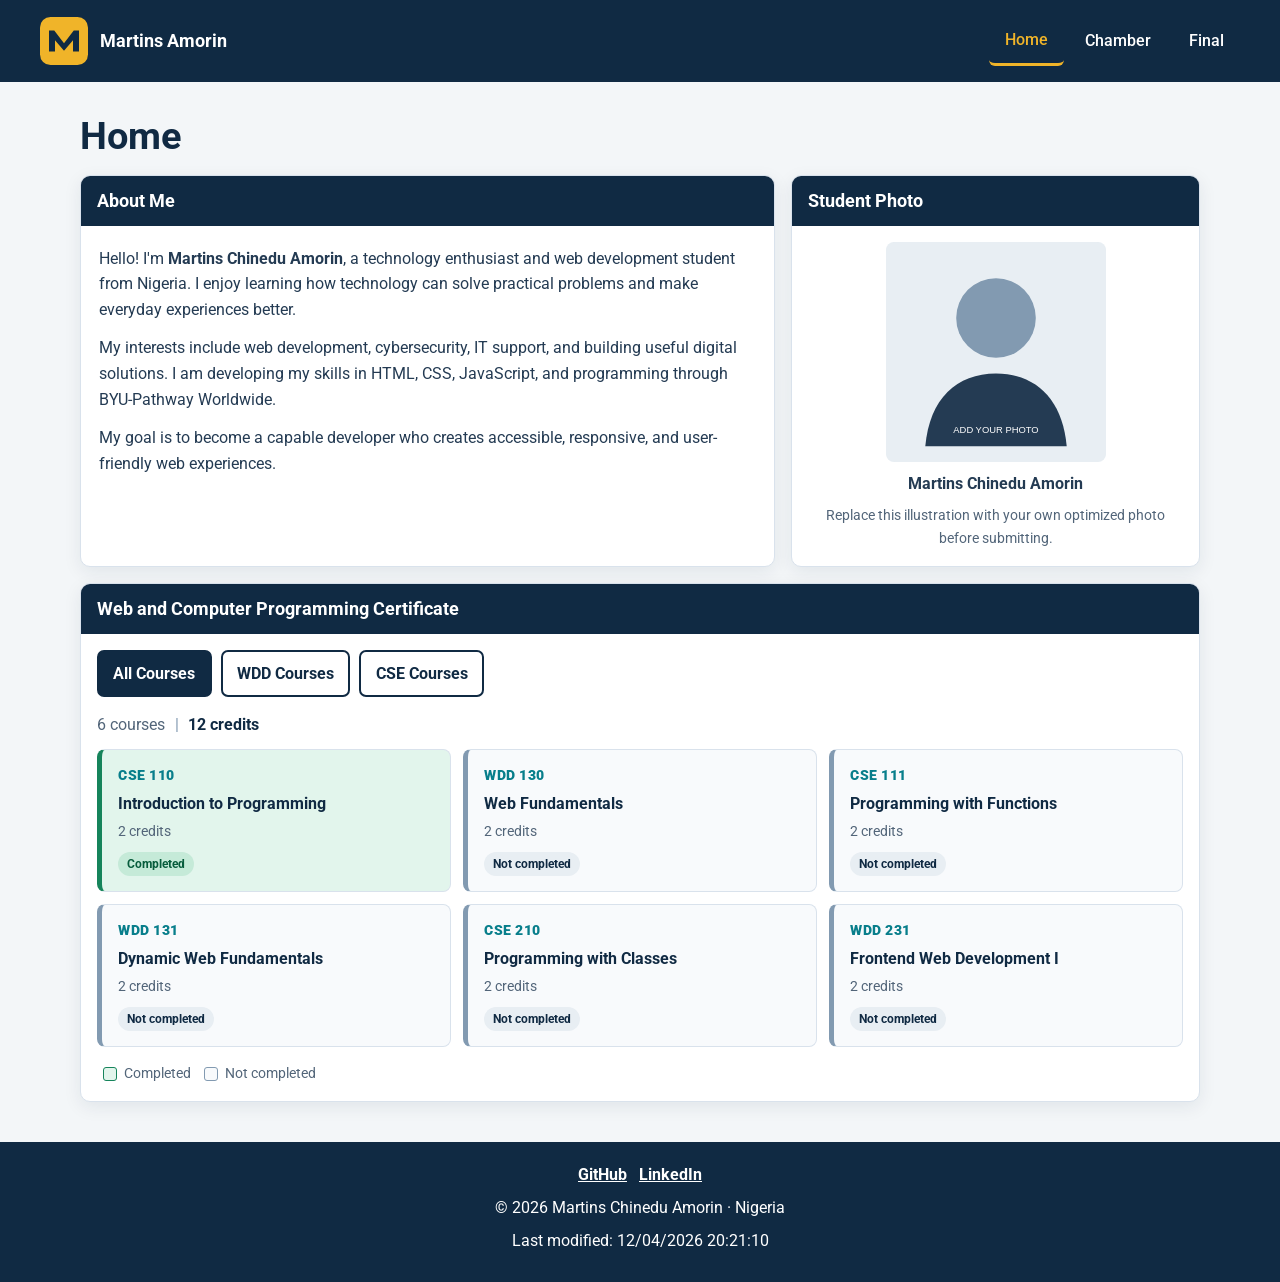
<file: index.html>
<!DOCTYPE html>
<html lang="en">
<head>
  <meta charset="UTF-8">
  <meta name="viewport" content="width=device-width, initial-scale=1.0">
  <meta name="description" content="Martins Amorin's WDD 231 course home page, with an introduction and interactive Web and Computer Programming certificate courses.">
  <meta name="author" content="Martins Chinedu Amorin">
  <meta name="theme-color" content="#102a43">
  <title>Home | Martins Amorin | WDD 231</title>
  <link rel="icon" href="images/logo.svg" type="image/svg+xml">
  <link rel="preconnect" href="https://fonts.googleapis.com">
  <link rel="preconnect" href="https://fonts.gstatic.com" crossorigin>
  <link href="https://fonts.googleapis.com/css2?family=Roboto:wght@400;500;700;900&display=swap" rel="stylesheet">
  <link rel="stylesheet" href="styles/small.css">
  <link rel="stylesheet" href="styles/larger.css">
  <script src="scripts/navigation.js" defer></script>
  <script src="scripts/date.js" defer></script>
  <script src="scripts/courses.js" defer></script>
  <script src="https://raw.githubusercontent.com/Iamfemimorin/wdd231/main/scripts/date.js" defer></script>
</head>
<body>
  <a class="skip-link" href="#main-content">Skip to main content</a>
  <header class="site-header">
    <div class="identity">
      <img src="images/logo.svg" alt="" width="48" height="48">
      <span>Martins Amorin</span>
    </div>
    <button class="menu-button" id="menu-button" type="button" aria-label="Open navigation menu" aria-expanded="false" aria-controls="primary-nav">
      <span class="menu-icon" aria-hidden="true"></span>
    </button>
    <nav class="primary-nav" id="primary-nav" aria-label="Main navigation">
      <a href="index.html" aria-current="page">Home</a>
      <a href="chamber/index.html">Chamber</a>
      <a href="final/index.html">Final</a>
    </nav>
  </header>

  <main id="main-content" class="page-container">
    <h1>Home</h1>
    <div class="intro-grid">
      <section class="panel about-panel">
        <h2>About Me</h2>
        <div class="panel-content">
          <p>Hello! I'm <strong>Martins Chinedu Amorin</strong>, a technology enthusiast and web development student from Nigeria. I enjoy learning how technology can solve practical problems and make everyday experiences better.</p>
          <p>My interests include web development, cybersecurity, IT support, and building useful digital solutions. I am developing my skills in HTML, CSS, JavaScript, and programming through BYU-Pathway Worldwide.</p>
          <p>My goal is to become a capable developer who creates accessible, responsive, and user-friendly web experiences.</p>
        </div>
      </section>
      <section class="panel photo-panel">
        <h2>Student Photo</h2>
        <figure class="profile-figure">
          <img src="images/profile-placeholder.svg" alt="Illustrated profile placeholder for Martins Amorin" width="420" height="420">
          <figcaption>Martins Chinedu Amorin</figcaption>
        </figure>
        <p class="photo-note">Replace this illustration with your own optimized photo before submitting.</p>
      </section>
    </div>

    <section class="panel certificate-panel">
      <h2>Web and Computer Programming Certificate</h2>
      <div class="course-controls">
        <button class="filter-button active" type="button" data-filter="all" aria-pressed="true">All Courses</button>
        <button class="filter-button" type="button" data-filter="WDD" aria-pressed="false">WDD Courses</button>
        <button class="filter-button" type="button" data-filter="CSE" aria-pressed="false">CSE Courses</button>
      </div>
      <p class="course-summary" aria-live="polite"><span id="course-count">Loading courses…</span><span class="summary-divider">|</span><strong id="credit-total">0 credits</strong></p>
      <div id="course-list" class="course-grid" aria-live="polite"></div>
      <p class="completion-key"><span class="key-swatch completed-swatch"></span> Completed <span class="key-swatch pending-swatch"></span> Not completed</p>
    </section>
  </main>

  <footer class="site-footer">
    <div class="social-links">
      <a href="https://github.com/" target="_blank" rel="noopener noreferrer">GitHub</a>
      <a href="https://www.linkedin.com/in/martins-amorin/" target="_blank" rel="noopener noreferrer">LinkedIn</a>
    </div>
    <p>© <span id="currentyear"></span> Martins Chinedu Amorin · Nigeria</p>
    <p>Last modified: <span id="lastModified"></span></p>
  </footer>
</body>
</html>
</file>
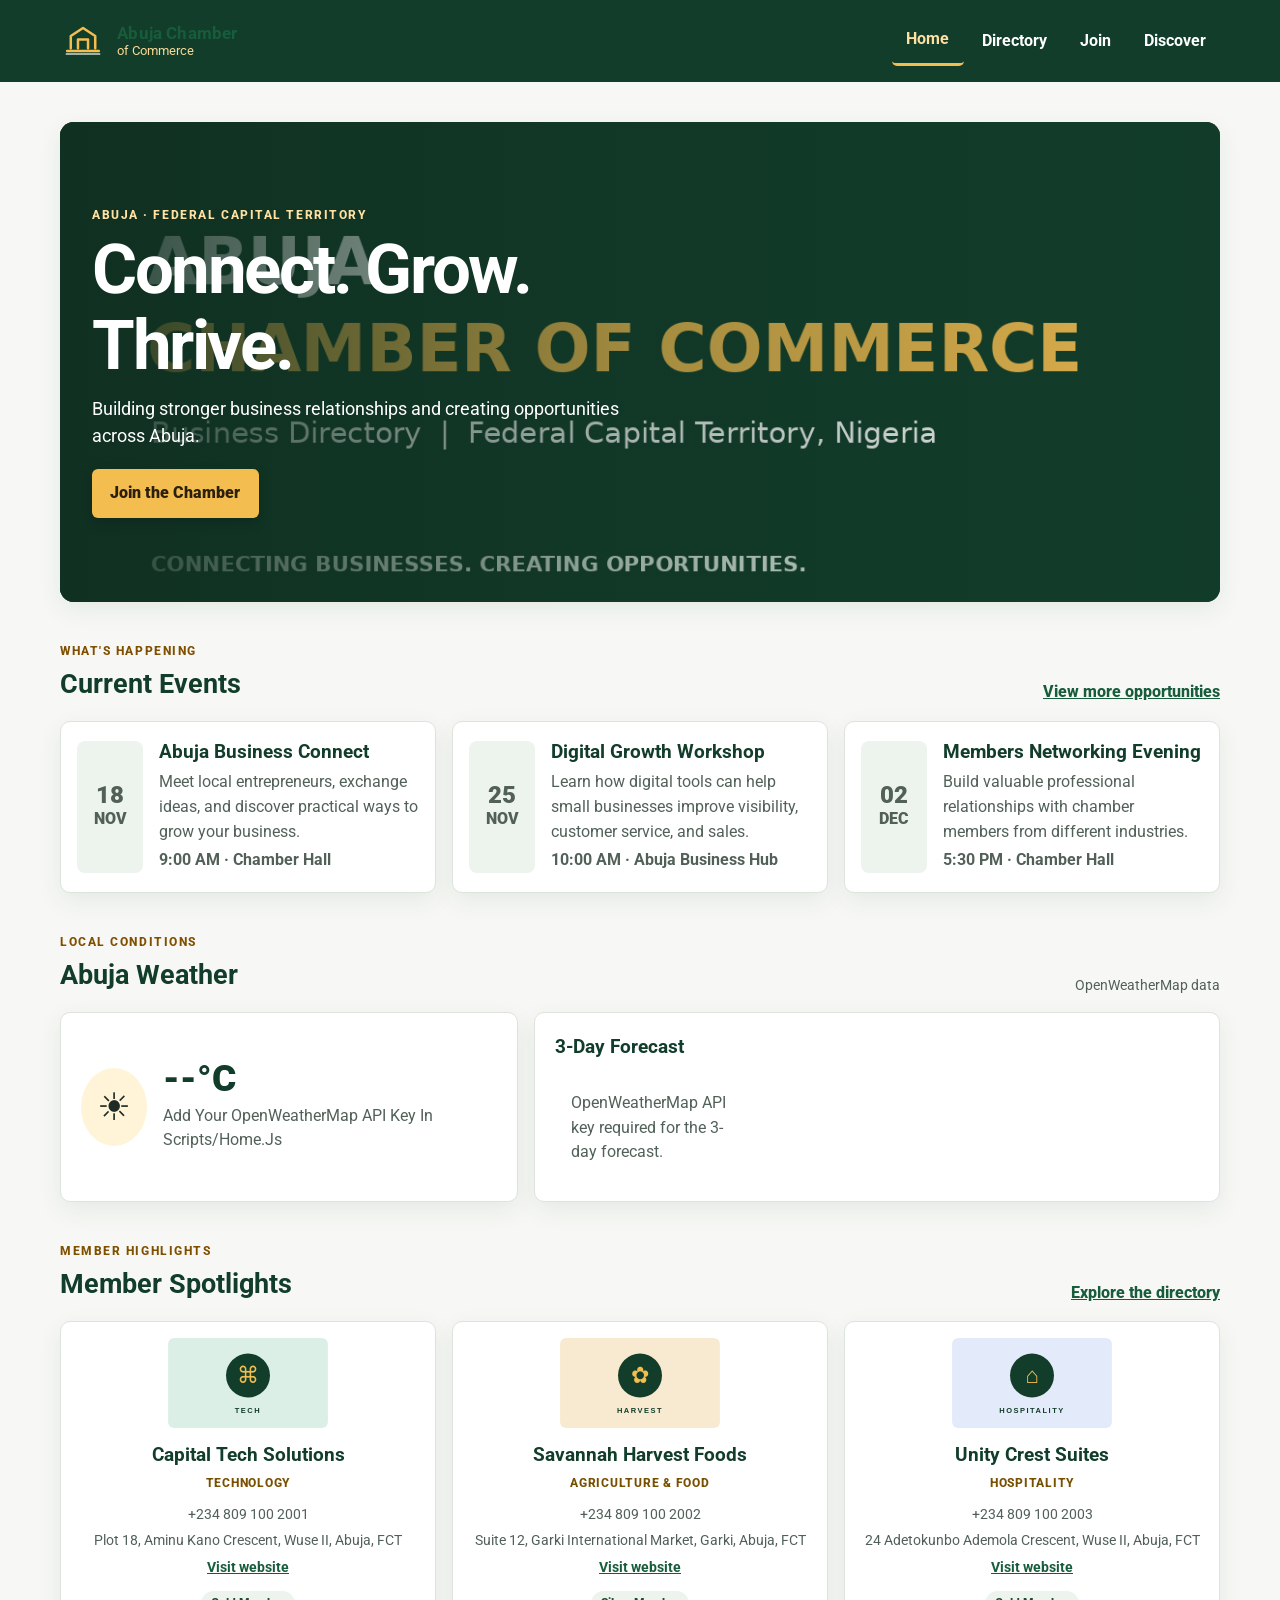
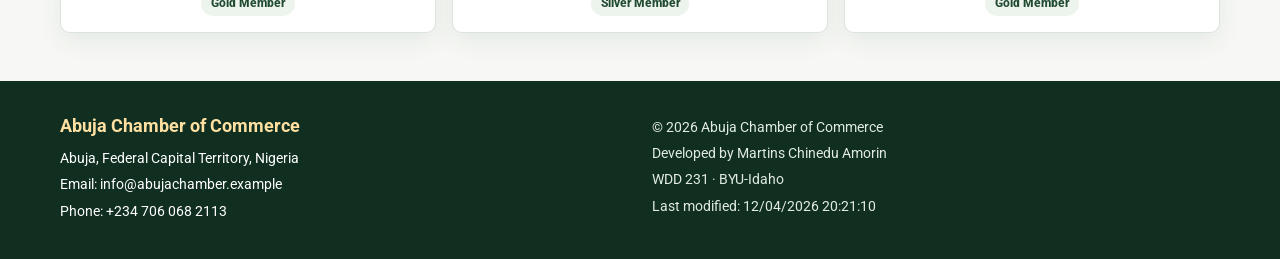
<file: chamber/index.html>
<!doctype html>
<html lang="en">
<head>
  <meta charset="utf-8">
  <meta name="viewport" content="width=device-width, initial-scale=1">
  <meta name="description" content="Welcome to the Abuja Chamber of Commerce. Connect with businesses, discover events, weather, and member spotlights in Abuja, Nigeria.">
  <meta name="author" content="Martins Chinedu Amorin">
  <meta name="theme-color" content="#123d2a">
  <title>Home | Abuja Chamber of Commerce</title>
  <link rel="icon" href="images/favicon.svg" type="image/svg+xml">
  <link rel="preconnect" href="https://fonts.googleapis.com">
  <link rel="preconnect" href="https://fonts.gstatic.com" crossorigin>
  <link href="https://fonts.googleapis.com/css2?family=Roboto:wght@400;500;700;900&display=swap" rel="stylesheet">
  <meta property="og:title" content="Home | Abuja Chamber of Commerce">
  <meta property="og:description" content="Connect with businesses, discover events, and grow with the Abuja Chamber of Commerce.">
  <meta property="og:image" content="https://iamfemimorin.github.io/wdd231/chamber/images/og-abujachamber.png">
  <meta property="og:url" content="https://iamfemimorin.github.io/wdd231/chamber/index.html">
  <meta property="og:type" content="website">
  <link rel="stylesheet" href="styles/normalize.css">
  <link rel="stylesheet" href="styles/small.css">
  <link rel="stylesheet" href="styles/larger.css">
  <link rel="stylesheet" href="styles/home.css">
  <script src="scripts/home.js" defer></script>
</head>
<body>
  <a class="skip-link" href="#main-content">Skip to main content</a>

  <header class="site-header">
    <a class="brand" href="index.html" aria-label="Abuja Chamber of Commerce home">
      <img src="images/favicon.svg" alt="" width="48" height="48">
      <span><strong>Abuja Chamber</strong><small>of Commerce</small></span>
    </a>

    <button class="menu-button" id="menu-button" type="button" aria-label="Open navigation menu" aria-expanded="false" aria-controls="primary-nav">
      <span class="menu-icon" aria-hidden="true"></span>
    </button>

    <nav class="primary-nav" id="primary-nav" aria-label="Main navigation">
      <a href="index.html" aria-current="page">Home</a>
      <a href="directory.html">Directory</a>
      <a href="join.html">Join</a>
      <a href="discover.html">Discover</a>
    </nav>
  </header>

  <main id="main-content" class="home-container">
    <section class="hero" aria-labelledby="hero-title">
      <img src="images/og-abujachamber.png" alt="Abuja Chamber of Commerce connecting businesses and creating opportunities" width="1200" height="630" fetchpriority="high">
      <div class="hero-content">
        <p class="eyebrow">ABUJA · FEDERAL CAPITAL TERRITORY</p>
        <h1 id="hero-title">Connect. Grow. Thrive.</h1>
        <p>Building stronger business relationships and creating opportunities across Abuja.</p>
        <a class="cta-button" href="join.html">Join the Chamber</a>
      </div>
    </section>

    <section class="home-section events-section" aria-labelledby="events-heading">
      <div class="section-heading">
        <div>
          <p class="eyebrow">WHAT'S HAPPENING</p>
          <h2 id="events-heading">Current Events</h2>
        </div>
        <a href="discover.html">View more opportunities</a>
      </div>

      <div class="event-grid">
        <article class="event-card">
          <p class="event-date"><span>18</span> NOV</p>
          <div>
            <h3>Abuja Business Connect</h3>
            <p>Meet local entrepreneurs, exchange ideas, and discover practical ways to grow your business.</p>
            <p><strong>9:00 AM · Chamber Hall</strong></p>
          </div>
        </article>

        <article class="event-card">
          <p class="event-date"><span>25</span> NOV</p>
          <div>
            <h3>Digital Growth Workshop</h3>
            <p>Learn how digital tools can help small businesses improve visibility, customer service, and sales.</p>
            <p><strong>10:00 AM · Abuja Business Hub</strong></p>
          </div>
        </article>

        <article class="event-card">
          <p class="event-date"><span>02</span> DEC</p>
          <div>
            <h3>Members Networking Evening</h3>
            <p>Build valuable professional relationships with chamber members from different industries.</p>
            <p><strong>5:30 PM · Chamber Hall</strong></p>
          </div>
        </article>
      </div>
    </section>

    <section class="home-section weather-section" aria-labelledby="weather-heading">
      <div class="section-heading">
        <div>
          <p class="eyebrow">LOCAL CONDITIONS</p>
          <h2 id="weather-heading">Abuja Weather</h2>
        </div>
        <p class="weather-updated" id="weather-updated">Loading current conditions…</p>
      </div>

      <div class="weather-layout">
        <article class="current-weather" aria-label="Current Abuja weather">
          <div class="weather-icon-wrap">
            <span id="weather-icon" class="weather-icon" aria-hidden="true">☀</span>
          </div>
          <div>
            <p class="weather-temp" id="current-temp">--°C</p>
            <p class="weather-description" id="weather-description">Loading weather…</p>
          </div>
        </article>

        <div class="forecast" role="region" aria-labelledby="forecast-heading">
          <h3 id="forecast-heading">3-Day Forecast</h3>
          <div id="forecast-list" class="forecast-list" aria-live="polite">
            <p class="loading-message">Loading forecast…</p>
          </div>
        </div>
      </div>
    </section>

    <section class="home-section spotlight-section" aria-labelledby="spotlight-heading">
      <div class="section-heading">
        <div>
          <p class="eyebrow">MEMBER HIGHLIGHTS</p>
          <h2 id="spotlight-heading">Member Spotlights</h2>
        </div>
        <a href="directory.html">Explore the directory</a>
      </div>

      <div id="spotlights" class="spotlight-grid" aria-live="polite" aria-busy="true">
        <p class="loading-message">Loading member spotlights…</p>
      </div>
    </section>
  </main>

  <footer class="site-footer">
    <div class="footer-inner">
      <section class="footer-contact" aria-label="Chamber contact information">
        <h2>Abuja Chamber of Commerce</h2>
        <p>Abuja, Federal Capital Territory, Nigeria</p>
        <p>Email: info@abujachamber.example</p>
        <p>Phone: +234 706 068 2113</p>
      </section>

      <section class="footer-project" aria-label="Student and project information">
        <p>© <span id="current-year"></span> Abuja Chamber of Commerce</p>
        <p>Developed by Martins Chinedu Amorin</p>
        <p>WDD 231 · BYU-Idaho</p>
        <p>Last modified: <span id="last-modified"></span></p>
      </section>
    </div>
  </footer>
</body>
</html>
</file>
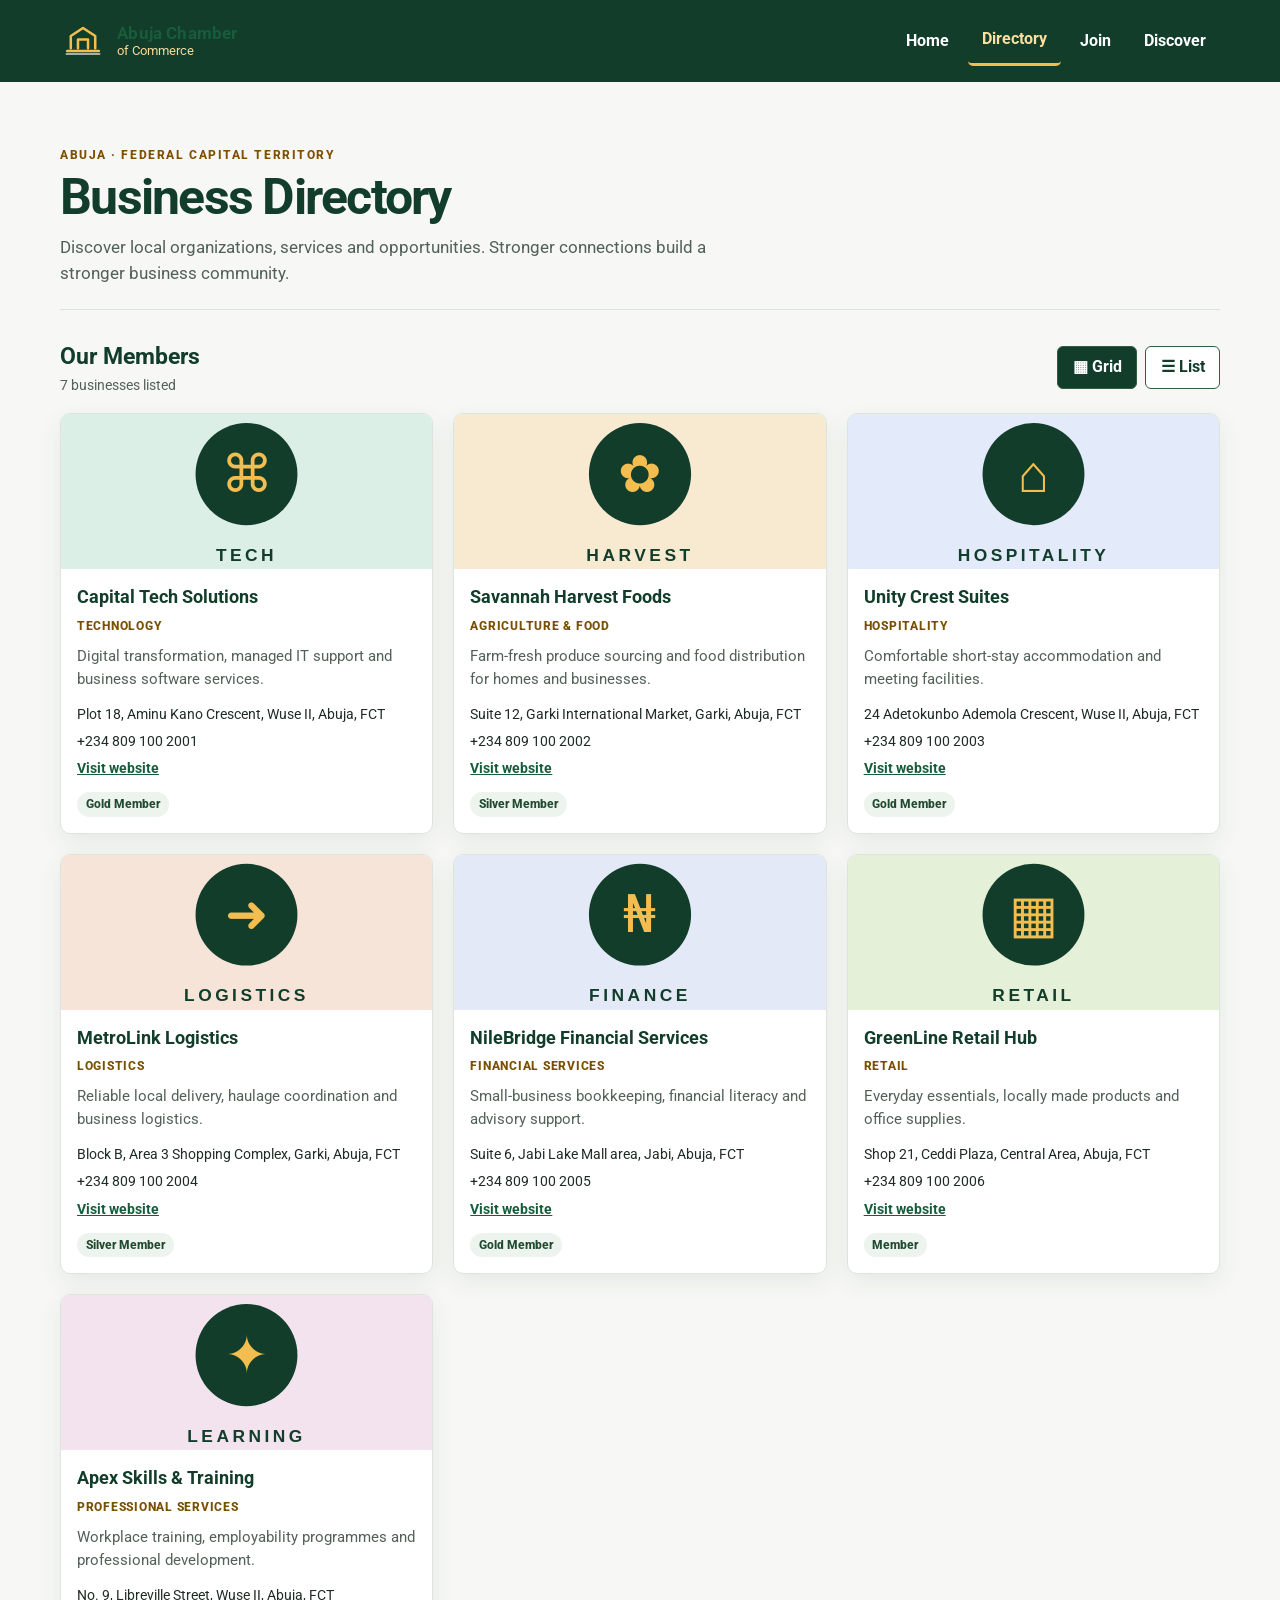
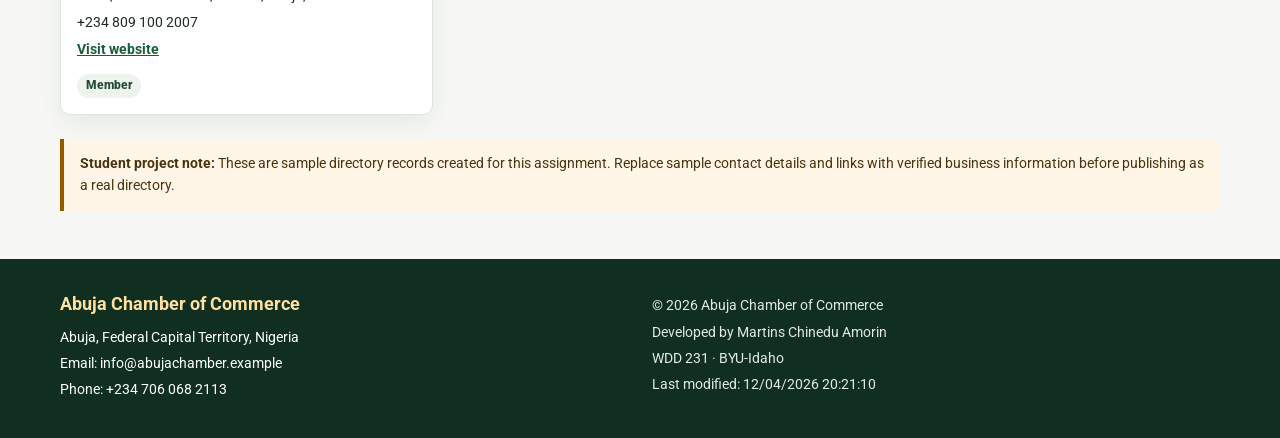
<file: chamber/directory.html>
<!DOCTYPE html>
<html lang="en">
<head>
  <meta charset="UTF-8">
  <meta name="viewport" content="width=device-width, initial-scale=1.0">
  <meta name="description" content="Explore the Abuja Chamber of Commerce sample business directory and connect with businesses across Nigeria's Federal Capital Territory.">
  <meta name="author" content="Martins Chinedu Amorin">
  <meta name="theme-color" content="#123d2a">
  <title>Business Directory | Abuja Chamber of Commerce</title>
  <link rel="icon" href="images/favicon.svg" type="image/svg+xml">
  <link rel="preconnect" href="https://fonts.googleapis.com">
  <link rel="preconnect" href="https://fonts.gstatic.com" crossorigin>
  <link href="https://fonts.googleapis.com/css2?family=Roboto:wght@400;500;700;900&display=swap" rel="stylesheet">
  <meta property="og:title" content="Business Directory | Abuja Chamber of Commerce">
  <meta property="og:description" content="Discover and connect with businesses in Abuja, Federal Capital Territory, Nigeria.">
  <meta property="og:image" content="https://iamfemimorin.github.io/wdd231/chamber/images/og-abujachamber.png">
  <meta property="og:url" content="https://iamfemimorin.github.io/wdd231/chamber/directory.html">
  <meta property="og:type" content="website">
  <link rel="stylesheet" href="styles/normalize.css">
  <link rel="stylesheet" href="styles/small.css">
  <link rel="stylesheet" href="styles/larger.css">
  <script src="scripts/members.js" defer></script>
</head>
<body>
  <a class="skip-link" href="#main-content">Skip to main content</a>
  <header class="site-header">
    <a class="brand" href="index.html" aria-label="Abuja Chamber of Commerce home">
      <img src="images/favicon.svg" alt="" width="48" height="48">
      <span><strong>Abuja Chamber</strong><small>of Commerce</small></span>
    </a>
    <button class="menu-button" id="menu-button" type="button" aria-label="Open navigation menu" aria-expanded="false" aria-controls="primary-nav">
      <span class="menu-icon" aria-hidden="true"></span>
    </button>
    <nav class="primary-nav" id="primary-nav" aria-label="Main navigation">
      <a href="index.html">Home</a>
      <a href="directory.html" aria-current="page">Directory</a>
      <a href="join.html">Join</a>
      <a href="discover.html">Discover</a>
    </nav>
  </header>

  <main id="main-content" class="page-container">
    <section class="page-intro">
      <p class="eyebrow">ABUJA · FEDERAL CAPITAL TERRITORY</p>
      <h1>Business Directory</h1>
      <p class="intro-copy">Discover local organizations, services and opportunities. Stronger connections build a stronger business community.</p>
    </section>

    <section class="directory-section" aria-labelledby="directory-heading">
      <div class="directory-heading">
        <div>
          <h2 id="directory-heading">Our Members</h2>
          <p id="member-count" class="member-count" aria-live="polite">Loading member directory…</p>
        </div>
        <div class="view-controls" role="group" aria-label="Choose directory layout">
          <button class="view-button active" id="grid-view" type="button" aria-pressed="true">
            <span aria-hidden="true">▦</span> Grid
          </button>
          <button class="view-button" id="list-view" type="button" aria-pressed="false">
            <span aria-hidden="true">☰</span> List
          </button>
        </div>
      </div>
      <div id="members" class="member-grid" aria-live="polite" aria-busy="true">
        <p class="loading-message">Loading Abuja businesses…</p>
      </div>
    </section>
    <p class="sample-note"><strong>Student project note:</strong> These are sample directory records created for this assignment. Replace sample contact details and links with verified business information before publishing as a real directory.</p>
  </main>

  <footer class="site-footer">
    <div class="footer-inner">
      <section class="footer-contact" aria-label="Chamber contact information">
        <h2>Abuja Chamber of Commerce</h2>
        <p>Abuja, Federal Capital Territory, Nigeria</p>
        <p>Email: info@abujachamber.example</p>
        <p>Phone: +234 706 068 2113</p>
      </section>
      <section class="footer-project" aria-label="Student and project information">
        <p>© <span id="current-year"></span> Abuja Chamber of Commerce</p>
        <p>Developed by Martins Chinedu Amorin</p>
        <p>WDD 231 · BYU-Idaho</p>
        <p>Last modified: <span id="last-modified"></span></p>
      </section>
    </div>
  </footer>
</body>
</html>
</file>
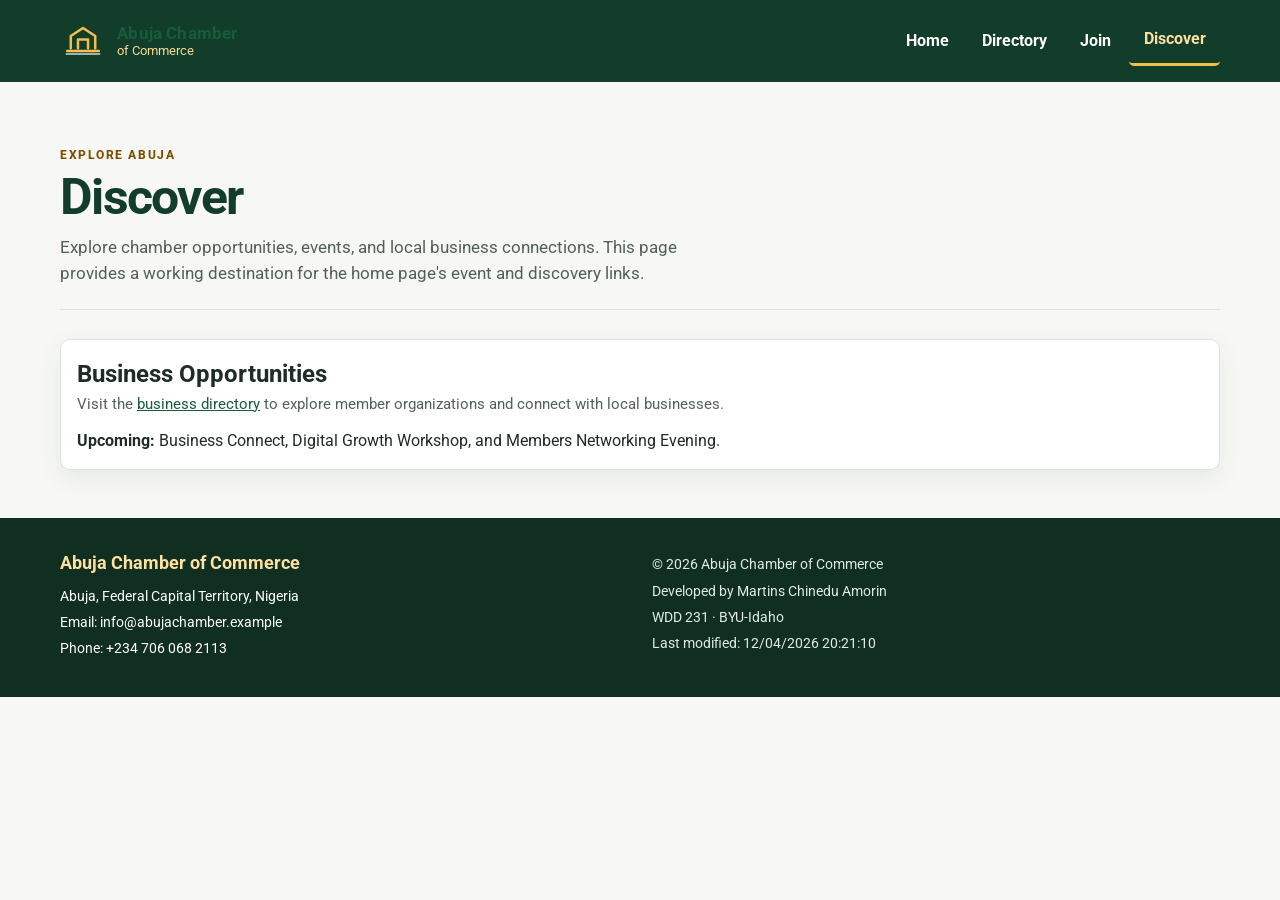
<file: chamber/discover.html>
<!doctype html>
<html lang="en">
<head>
  <meta charset="utf-8">
  <meta name="viewport" content="width=device-width, initial-scale=1">
  <meta name="description" content="Discover business opportunities and chamber events in Abuja.">
  <meta name="author" content="Martins Chinedu Amorin">
  <meta name="theme-color" content="#123d2a">
  <meta property="og:title" content="Discover | Abuja Chamber of Commerce">
  <meta property="og:description" content="Discover Abuja business opportunities, chamber events, networking programmes, and local organizations through the Abuja Chamber of Commerce.">
  <meta property="og:image" content="https://iamfemimorin.github.io/wdd231/chamber/images/og-abujachamber.png">
  <meta property="og:image:alt" content="Abuja Chamber of Commerce connecting businesses and creating opportunities">
  <meta property="og:url" content="https://iamfemimorin.github.io/wdd231/chamber/discover.html">
  <meta property="og:type" content="website">
  <title>Discover | Abuja Chamber of Commerce</title>
  <link rel="icon" href="images/favicon.svg" type="image/svg+xml">
  <link rel="preconnect" href="https://fonts.googleapis.com">
  <link rel="preconnect" href="https://fonts.gstatic.com" crossorigin>
  <link href="https://fonts.googleapis.com/css2?family=Roboto:wght@400;500;700;900&display=swap" rel="stylesheet">
  <link rel="stylesheet" href="styles/normalize.css">
  <link rel="stylesheet" href="styles/small.css">
  <link rel="stylesheet" href="styles/larger.css">
  <script src="scripts/simple-nav.js" defer></script>
</head>
<body>
  <a class="skip-link" href="#main-content">Skip to main content</a>
  <header class="site-header">
    <a class="brand" href="index.html" aria-label="Abuja Chamber of Commerce home">
      <img src="images/favicon.svg" alt="" width="48" height="48">
      <span><strong>Abuja Chamber</strong><small>of Commerce</small></span>
    </a>
    <button class="menu-button" id="menu-button" type="button" aria-label="Open navigation menu" aria-expanded="false" aria-controls="primary-nav">
      <span class="menu-icon" aria-hidden="true"></span>
    </button>
    <nav class="primary-nav" id="primary-nav" aria-label="Main navigation">
      <a href="index.html">Home</a>
      <a href="directory.html">Directory</a>
      <a href="join.html" >Join</a>
      <a href="discover.html" aria-current="page">Discover</a>
    </nav>
  </header>
  <main id="main-content" class="page-container">
    <section class="page-intro">
  <p class="eyebrow">EXPLORE ABUJA</p>
  <h1>Discover</h1>
  <p class="intro-copy">Explore chamber opportunities, events, and local business connections. This page provides a working destination for the home page's event and discovery links.</p>
</section>
<section class="directory-section" aria-labelledby="discover-heading">
  <div class="member-card">
    <div class="member-content">
      <h2 id="discover-heading">Business Opportunities</h2>
      <p class="member-description">Visit the <a href="directory.html">business directory</a> to explore member organizations and connect with local businesses.</p>
      <p><strong>Upcoming:</strong> Business Connect, Digital Growth Workshop, and Members Networking Evening.</p>
    </div>
  </div>
</section>
  </main>
  <footer class="site-footer">
    <div class="footer-inner">
      <section class="footer-contact" aria-label="Chamber contact information">
        <h2>Abuja Chamber of Commerce</h2>
        <p>Abuja, Federal Capital Territory, Nigeria</p>
        <p>Email: info@abujachamber.example</p>
        <p>Phone: +234 706 068 2113</p>
      </section>
      <section class="footer-project" aria-label="Student and project information">
        <p>© <span id="current-year"></span> Abuja Chamber of Commerce</p>
        <p>Developed by Martins Chinedu Amorin</p>
        <p>WDD 231 · BYU-Idaho</p>
        <p>Last modified: <span id="last-modified"></span></p>
      </section>
    </div>
  </footer>
</body>
</html>
</file>
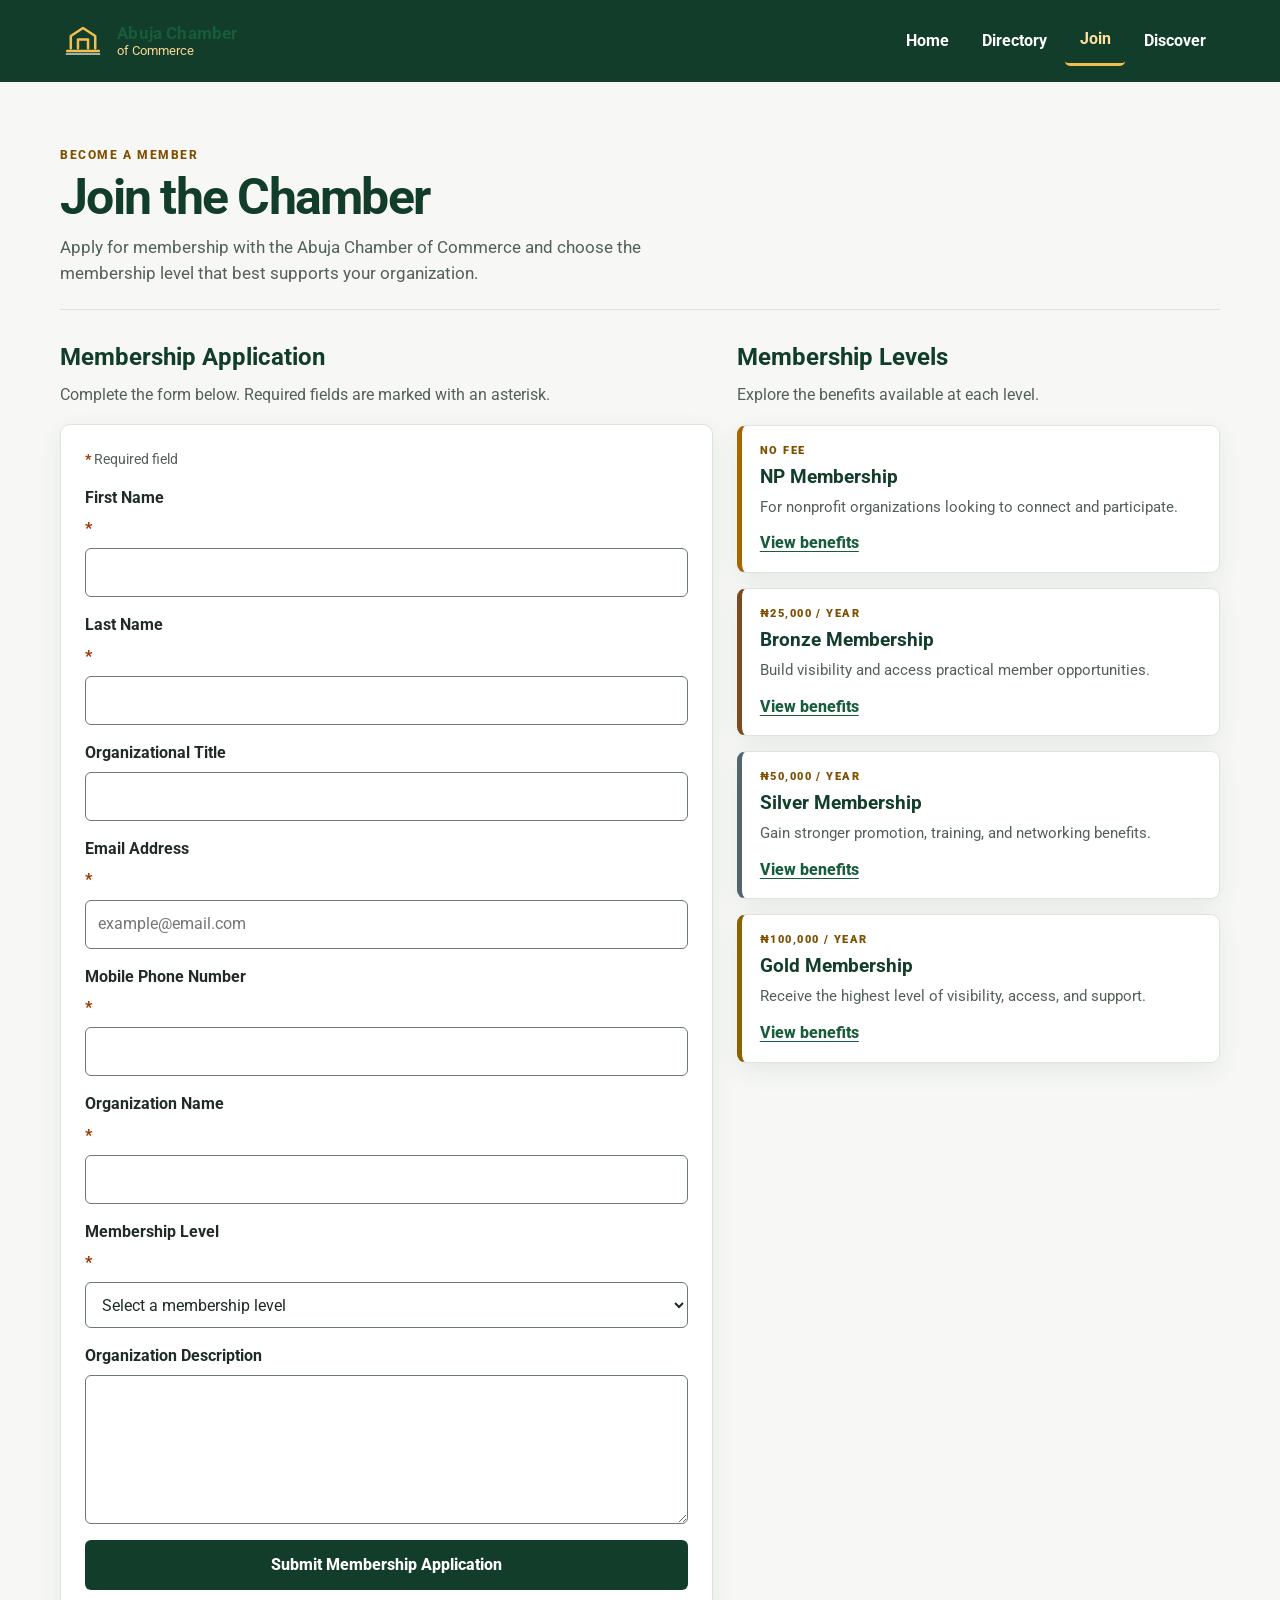
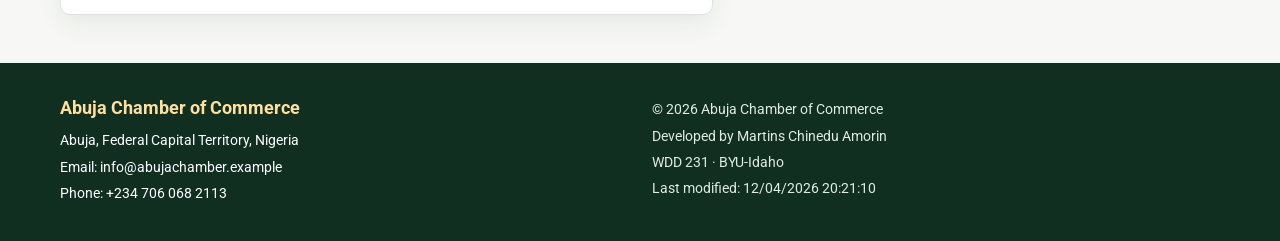
<file: chamber/join.html>
<!doctype html>
<html lang="en">
<head>
  <meta charset="utf-8">
  <meta name="viewport" content="width=device-width, initial-scale=1">
  <meta name="description" content="Apply for membership with the Abuja Chamber of Commerce and choose the membership level that fits your organization.">
  <meta name="author" content="Martins Chinedu Amorin">
  <meta name="theme-color" content="#123d2a">
  <meta property="og:title" content="Join | Abuja Chamber of Commerce">
  <meta property="og:description" content="Apply for membership with the Abuja Chamber of Commerce and connect with business leaders, events, training, and growth opportunities across Abuja, Nigeria.">
  <meta property="og:image" content="https://iamfemimorin.github.io/wdd231/chamber/images/og-abujachamber.png">
  <meta property="og:image:alt" content="Abuja Chamber of Commerce connecting businesses and creating opportunities">
  <meta property="og:url" content="https://iamfemimorin.github.io/wdd231/chamber/join.html">
  <meta property="og:type" content="website">
  <title>Join | Abuja Chamber of Commerce</title>
  <link rel="icon" href="images/favicon.svg" type="image/svg+xml">
  <link rel="preconnect" href="https://fonts.googleapis.com">
  <link rel="preconnect" href="https://fonts.gstatic.com" crossorigin>
  <link href="https://fonts.googleapis.com/css2?family=Roboto:wght@400;500;700;900&display=swap" rel="stylesheet">
  <link rel="stylesheet" href="styles/normalize.css">
  <link rel="stylesheet" href="styles/small.css">
  <link rel="stylesheet" href="styles/larger.css">
  <link rel="stylesheet" href="styles/join.css">
  <script src="scripts/simple-nav.js" defer></script>
  <script src="scripts/join.js" defer></script>
</head>
<body>
  <a class="skip-link" href="#main-content">Skip to main content</a>

  <header class="site-header">
    <a class="brand" href="index.html" aria-label="Abuja Chamber of Commerce home">
      <img src="images/favicon.svg" alt="" width="48" height="48">
      <span><strong>Abuja Chamber</strong><small>of Commerce</small></span>
    </a>

    <button class="menu-button" id="menu-button" type="button" aria-label="Open navigation menu" aria-expanded="false" aria-controls="primary-nav">
      <span class="menu-icon" aria-hidden="true"></span>
    </button>

    <nav class="primary-nav" id="primary-nav" aria-label="Main navigation">
      <a href="index.html">Home</a>
      <a href="directory.html">Directory</a>
      <a href="join.html" aria-current="page">Join</a>
      <a href="discover.html">Discover</a>
    </nav>
  </header>

  <main id="main-content" class="page-container">
    <section class="page-intro">
      <p class="eyebrow">BECOME A MEMBER</p>
      <h1>Join the Chamber</h1>
      <p class="intro-copy">Apply for membership with the Abuja Chamber of Commerce and choose the membership level that best supports your organization.</p>
    </section>

    <div class="join-layout">
      <section class="application-section" aria-labelledby="application-heading">
        <h2 id="application-heading">Membership Application</h2>
        <p class="form-instruction">Complete the form below. Required fields are marked with an asterisk.</p>

        <form class="membership-form" method="get" action="thankyou.html">
          <p class="required-note"><span aria-hidden="true">*</span> Required field</p>

          <label for="firstName">
            First Name <span aria-hidden="true">*</span>
            <input id="firstName" type="text" name="firstName" title="Enter your first name" autocomplete="given-name" required>
          </label>

          <label for="lastName">
            Last Name <span aria-hidden="true">*</span>
            <input id="lastName" type="text" name="lastName" title="Enter your last name" autocomplete="family-name" required>
          </label>

          <label for="organizationTitle">
            Organizational Title
            <input id="organizationTitle" type="text" name="organizationTitle" title="Enter at least 7 letters, spaces, or hyphens for your organizational title" autocomplete="organization-title" pattern="[A-Za-z -]{7,}">
          </label>

          <label for="email">
            Email Address <span aria-hidden="true">*</span>
            <input id="email" type="email" name="email" title="Enter a valid email address" autocomplete="email" placeholder="example@email.com" required>
          </label>

          <label for="phone">
            Mobile Phone Number <span aria-hidden="true">*</span>
            <input id="phone" type="tel" name="phone" title="Enter your mobile phone number" autocomplete="tel" required>
          </label>

          <label for="organization">
            Organization Name <span aria-hidden="true">*</span>
            <input id="organization" type="text" name="organization" title="Enter your business or organization name" autocomplete="organization" required>
          </label>

          <label for="membershipLevel">
            Membership Level <span aria-hidden="true">*</span>
            <select id="membershipLevel" name="membershipLevel" title="Choose a membership level" autocomplete="off" required>
              <option value="" selected disabled>Select a membership level</option>
              <option value="np">NP Membership</option>
              <option value="bronze">Bronze Membership</option>
              <option value="silver">Silver Membership</option>
              <option value="gold">Gold Membership</option>
            </select>
          </label>

          <label for="description">
            Organization Description
            <textarea id="description" name="description" title="Briefly describe your business or organization" autocomplete="off" rows="5"></textarea>
          </label>

          <input type="hidden" id="timestamp" name="timestamp" title="Date and time the form was loaded">

          <button class="submit-button" type="submit" title="Submit membership application">Submit Membership Application</button>
        </form>
      </section>

      <section class="membership-levels" aria-labelledby="levels-heading">
        <h2 id="levels-heading">Membership Levels</h2>
        <p class="levels-intro">Explore the benefits available at each level.</p>

        <article class="level-card level-np">
          <div>
            <p class="level-kicker">NO FEE</p>
            <h3>NP Membership</h3>
            <p>For nonprofit organizations looking to connect and participate.</p>
          </div>
          <a class="modal-link" href="#np-modal" data-modal="np-modal">View benefits</a>
        </article>

        <article class="level-card level-bronze">
          <div>
            <p class="level-kicker">₦25,000 / YEAR</p>
            <h3>Bronze Membership</h3>
            <p>Build visibility and access practical member opportunities.</p>
          </div>
          <a class="modal-link" href="#bronze-modal" data-modal="bronze-modal">View benefits</a>
        </article>

        <article class="level-card level-silver">
          <div>
            <p class="level-kicker">₦50,000 / YEAR</p>
            <h3>Silver Membership</h3>
            <p>Gain stronger promotion, training, and networking benefits.</p>
          </div>
          <a class="modal-link" href="#silver-modal" data-modal="silver-modal">View benefits</a>
        </article>

        <article class="level-card level-gold">
          <div>
            <p class="level-kicker">₦100,000 / YEAR</p>
            <h3>Gold Membership</h3>
            <p>Receive the highest level of visibility, access, and support.</p>
          </div>
          <a class="modal-link" href="#gold-modal" data-modal="gold-modal">View benefits</a>
        </article>
      </section>
    </div>

    <dialog class="benefit-modal" id="np-modal" aria-labelledby="np-modal-title">
      <div class="modal-content">
        <button class="modal-close" type="button" aria-label="Close NP Membership benefits">×</button>
        <p class="level-kicker">NO FEE</p>
        <h2 id="np-modal-title">NP Membership Benefits</h2>
        <ul>
          <li>Access to selected chamber networking opportunities.</li>
          <li>Participation in eligible nonprofit events and activities.</li>
          <li>Connection with other local organizations.</li>
        </ul>
      </div>
    </dialog>

    <dialog class="benefit-modal" id="bronze-modal" aria-labelledby="bronze-modal-title">
      <div class="modal-content">
        <button class="modal-close" type="button" aria-label="Close Bronze Membership benefits">×</button>
        <p class="level-kicker">₦25,000 / YEAR</p>
        <h2 id="bronze-modal-title">Bronze Membership Benefits</h2>
        <ul>
          <li>All applicable NP networking opportunities.</li>
          <li>Member training and business development sessions.</li>
          <li>Business listing in the chamber directory.</li>
        </ul>
      </div>
    </dialog>

    <dialog class="benefit-modal" id="silver-modal" aria-labelledby="silver-modal-title">
      <div class="modal-content">
        <button class="modal-close" type="button" aria-label="Close Silver Membership benefits">×</button>
        <p class="level-kicker">₦50,000 / YEAR</p>
        <h2 id="silver-modal-title">Silver Membership Benefits</h2>
        <ul>
          <li>All Bronze membership benefits.</li>
          <li>Additional training and networking opportunities.</li>
          <li>Enhanced business promotion and event discounts.</li>
        </ul>
      </div>
    </dialog>

    <dialog class="benefit-modal" id="gold-modal" aria-labelledby="gold-modal-title">
      <div class="modal-content">
        <button class="modal-close" type="button" aria-label="Close Gold Membership benefits">×</button>
        <p class="level-kicker">₦100,000 / YEAR</p>
        <h2 id="gold-modal-title">Gold Membership Benefits</h2>
        <ul>
          <li>All Silver membership benefits.</li>
          <li>Priority opportunities for business promotion and spotlight features.</li>
          <li>Premium event access, discounts, and networking opportunities.</li>
        </ul>
      </div>
    </dialog>
  </main>

  <footer class="site-footer">
    <div class="footer-inner">
      <section class="footer-contact" aria-label="Chamber contact information">
        <h2>Abuja Chamber of Commerce</h2>
        <p>Abuja, Federal Capital Territory, Nigeria</p>
        <p>Email: info@abujachamber.example</p>
        <p>Phone: +234 706 068 2113</p>
      </section>

      <section class="footer-project" aria-label="Student and project information">
        <p>© <span id="current-year"></span> Abuja Chamber of Commerce</p>
        <p>Developed by Martins Chinedu Amorin</p>
        <p>WDD 231 · BYU-Idaho</p>
        <p>Last modified: <span id="last-modified"></span></p>
      </section>
    </div>
  </footer>
</body>
</html>
</file>
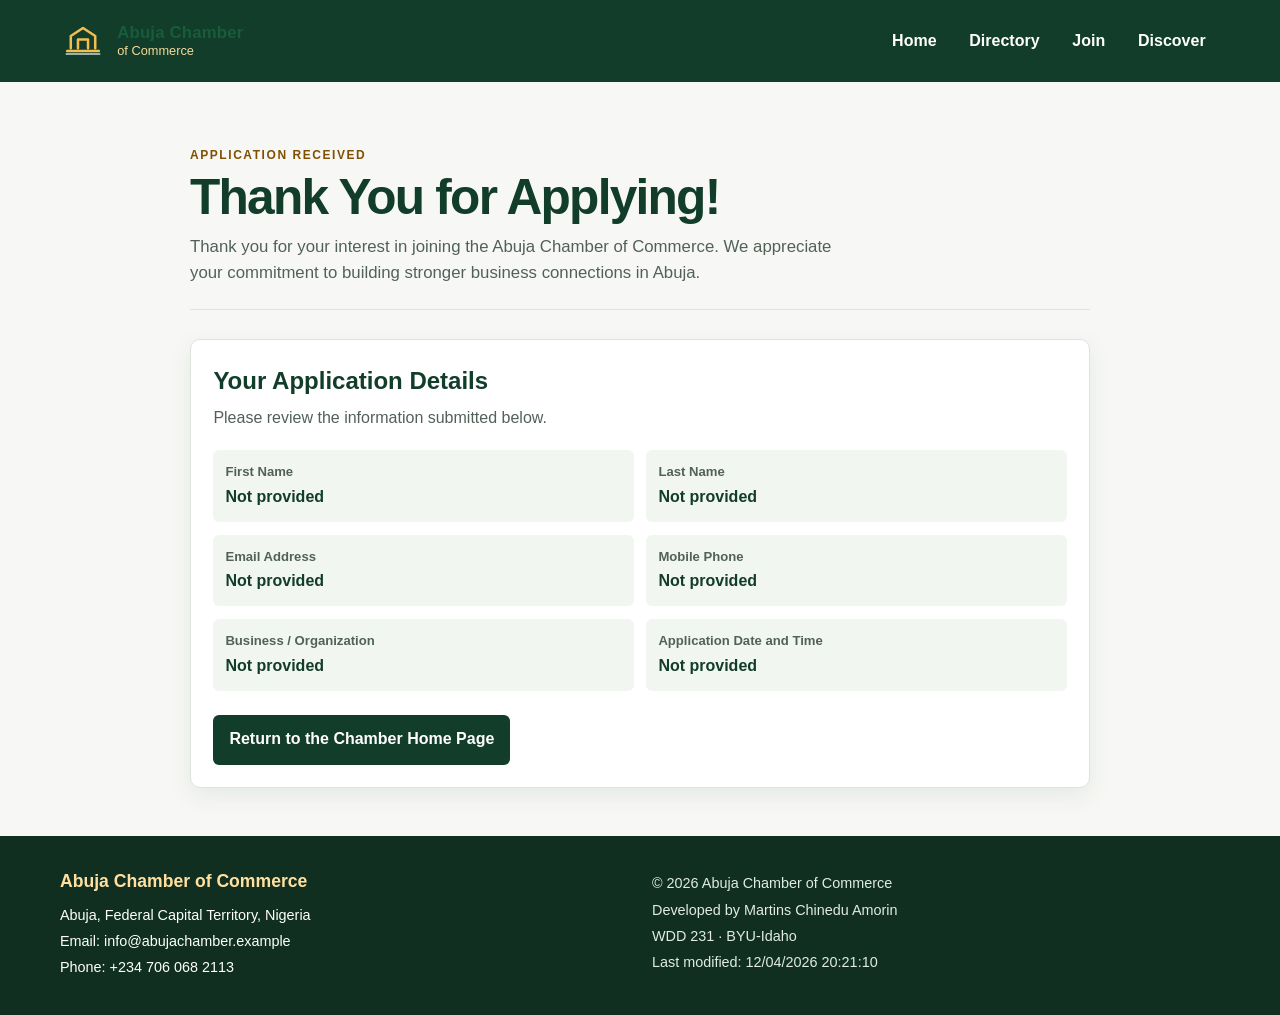
<file: chamber/thankyou.html>
<!doctype html>
<html lang="en">
<head>
  <meta charset="utf-8">
  <meta name="viewport" content="width=device-width, initial-scale=1">
  <meta name="description" content="Thank you for applying to join the Abuja Chamber of Commerce.">
  <meta name="author" content="Martins Chinedu Amorin">
  <meta name="theme-color" content="#123d2a">
  <title>Application Received | Abuja Chamber of Commerce</title>
  <link rel="icon" href="images/favicon.svg" type="image/svg+xml">
  <link rel="stylesheet" href="styles/normalize.css">
  <link rel="stylesheet" href="styles/small.css">
  <link rel="stylesheet" href="styles/larger.css">
  <link rel="stylesheet" href="styles/join.css">
  <script src="scripts/simple-nav.js" defer></script>
  <script src="scripts/thankyou.js" defer></script>
</head>
<body>
  <a class="skip-link" href="#main-content">Skip to main content</a>
  <header class="site-header">
    <a class="brand" href="index.html" aria-label="Abuja Chamber of Commerce home">
      <img src="images/favicon.svg" alt="" width="48" height="48">
      <span><strong>Abuja Chamber</strong><small>of Commerce</small></span>
    </a>
    <button class="menu-button" id="menu-button" type="button" aria-label="Open navigation menu" aria-expanded="false" aria-controls="primary-nav">
      <span class="menu-icon" aria-hidden="true"></span>
    </button>
    <nav class="primary-nav" id="primary-nav" aria-label="Main navigation">
      <a href="index.html">Home</a>
      <a href="directory.html">Directory</a>
      <a href="join.html">Join</a>
      <a href="discover.html">Discover</a>
    </nav>
  </header>

  <main id="main-content" class="page-container thankyou-page">
    <section class="page-intro">
      <p class="eyebrow">APPLICATION RECEIVED</p>
      <h1>Thank You for Applying!</h1>
      <p class="intro-copy">Thank you for your interest in joining the Abuja Chamber of Commerce. We appreciate your commitment to building stronger business connections in Abuja.</p>
    </section>
    <section class="submission-summary" aria-labelledby="summary-heading">
      <h2 id="summary-heading">Your Application Details</h2>
      <p>Please review the information submitted below.</p>
      <dl class="submitted-details">
        <div><dt>First Name</dt><dd id="submitted-first-name">Not provided</dd></div>
        <div><dt>Last Name</dt><dd id="submitted-last-name">Not provided</dd></div>
        <div><dt>Email Address</dt><dd id="submitted-email">Not provided</dd></div>
        <div><dt>Mobile Phone</dt><dd id="submitted-phone">Not provided</dd></div>
        <div><dt>Business / Organization</dt><dd id="submitted-organization">Not provided</dd></div>
        <div><dt>Application Date and Time</dt><dd id="submitted-timestamp">Not provided</dd></div>
      </dl>
      <a class="back-to-chamber" href="index.html">Return to the Chamber Home Page</a>
    </section>
  </main>

  <footer class="site-footer">
    <div class="footer-inner">
      <section class="footer-contact" aria-label="Chamber contact information">
        <h2>Abuja Chamber of Commerce</h2>
        <p>Abuja, Federal Capital Territory, Nigeria</p>
        <p>Email: info@abujachamber.example</p>
        <p>Phone: +234 706 068 2113</p>
      </section>
      <section class="footer-project" aria-label="Student and project information">
        <p>© <span id="current-year"></span> Abuja Chamber of Commerce</p>
        <p>Developed by Martins Chinedu Amorin</p>
        <p>WDD 231 · BYU-Idaho</p>
        <p>Last modified: <span id="last-modified"></span></p>
      </section>
    </div>
  </footer>
</body>
</html>
</file>
<file: styles/small.css>
/* Mobile-first styles for WDD 231 */
:root {
  --navy: #102a43;
  --navy-light: #243b53;
  --teal: #087e8b;
  --gold: #f0b429;
  --page: #f3f6f8;
  --surface: #ffffff;
  --text: #243b53;
  --muted: #526579;
  --border: #d9e2ec;
  --complete: #e2f5ec;
  --complete-border: #16845b;
  --shadow: 0 5px 18px rgba(16, 42, 67, .08);
}
* { box-sizing: border-box; }
body { margin: 0; min-width: 320px; background: var(--page); color: var(--text); font-family: "Roboto", Arial, sans-serif; line-height: 1.6; }
a { color: #06616b; }
a:focus-visible, button:focus-visible { outline: 3px solid var(--gold); outline-offset: 3px; }
.skip-link { position: absolute; left: -9999px; top: 0; z-index: 20; background: white; color: var(--navy); padding: .7rem 1rem; }
.skip-link:focus { left: .75rem; top: .75rem; }
.site-header { min-height: 76px; padding: .8rem clamp(1rem, 4vw, 2.5rem); display: flex; align-items: center; justify-content: space-between; position: relative; background: var(--navy); color: white; }
.identity { display: flex; align-items: center; gap: .75rem; font-size: 1.15rem; font-weight: 700; }
.identity img { display: block; }
.menu-button { display: grid; place-items: center; width: 44px; height: 44px; border: 1px solid #a9bac9; border-radius: 8px; background: transparent; cursor: pointer; }
.menu-icon, .menu-icon::before, .menu-icon::after { display: block; width: 21px; height: 2px; background: white; content: ""; transition: transform .2s ease, opacity .2s ease; }
.menu-icon { position: relative; }
.menu-icon::before { position: absolute; top: -7px; }
.menu-icon::after { position: absolute; top: 7px; }
.menu-button[aria-expanded="true"] .menu-icon { background: transparent; }
.menu-button[aria-expanded="true"] .menu-icon::before { transform: translateY(7px) rotate(45deg); }
.menu-button[aria-expanded="true"] .menu-icon::after { transform: translateY(-7px) rotate(-45deg); }
.primary-nav { display: none; position: absolute; z-index: 10; top: 100%; left: 0; right: 0; background: var(--navy-light); }
.primary-nav.open { display: flex; flex-direction: column; }
.primary-nav a { color: white; text-decoration: none; padding: .9rem 1.25rem; border-top: 1px solid #526579; font-weight: 500; }
.primary-nav a[aria-current="page"] { color: var(--gold); border-left: 4px solid var(--gold); }
.page-container { width: min(1120px, calc(100% - 2rem)); margin: 1.5rem auto 2.5rem; }
h1 { color: var(--navy); font-size: clamp(1.8rem, 5vw, 2.35rem); margin: 0 0 1rem; line-height: 1.2; }
h2 { margin: 0; padding: .8rem 1rem; color: white; background: var(--navy); font-size: 1.12rem; line-height: 1.35; }
.intro-grid { display: grid; grid-template-columns: 1fr; gap: 1rem; }
.panel { min-width: 0; overflow: hidden; background: var(--surface); border: 1px solid var(--border); border-radius: 10px; box-shadow: var(--shadow); }
.panel-content { padding: .45rem 1.15rem 1rem; }
.panel-content p { margin: .8rem 0; }
.profile-figure { width: min(230px, 75%); margin: 1rem auto .4rem; text-align: center; }
.profile-figure img { display: block; width: 100%; height: auto; aspect-ratio: 1; object-fit: cover; border-radius: 8px; background: #e8eef3; }
.profile-figure figcaption { margin-top: .55rem; font-weight: 700; }
.photo-note { margin: .5rem 1rem 1rem; color: var(--muted); font-size: .9rem; text-align: center; }
.certificate-panel { margin-top: 1rem; padding-bottom: 1rem; }
.course-controls { display: flex; flex-wrap: wrap; gap: .55rem; padding: 1rem 1rem .2rem; }
.filter-button { min-height: 42px; padding: .55rem .9rem; border: 2px solid var(--navy); border-radius: 7px; background: white; color: var(--navy); font: inherit; font-weight: 700; cursor: pointer; }
.filter-button:hover { background: #e8f3f5; }
.filter-button.active { background: var(--navy); color: white; }
.course-summary { display: flex; flex-wrap: wrap; gap: .6rem; align-items: center; margin: .7rem 1rem; color: var(--muted); }
.course-summary strong { color: var(--navy); }
.summary-divider { color: #829ab1; }
.course-grid { display: grid; grid-template-columns: 1fr; gap: .75rem; padding: 0 1rem; }
.course-card { min-width: 0; display: flex; flex-direction: column; justify-content: space-between; gap: .35rem; padding: .9rem 1rem; border: 1px solid var(--border); border-left: 5px solid #829ab1; border-radius: 8px; background: #f8fafc; }
.course-card.completed { border-left-color: var(--complete-border); background: var(--complete); }
.course-code { margin: 0; color: var(--teal); font-size: .9rem; font-weight: 900; letter-spacing: .04em; }
.course-card h3 { margin: 0; color: var(--navy); font-size: 1rem; line-height: 1.35; }
.course-meta { margin: 0; color: var(--muted); font-size: .9rem; }
.course-status { align-self: flex-start; margin-top: .2rem; padding: .15rem .55rem; border-radius: 20px; background: #e8eef3; color: var(--navy); font-size: .78rem; font-weight: 700; }
.completed .course-status { background: #c5ead8; color: #075c3c; }
.completion-key { display: flex; flex-wrap: wrap; align-items: center; gap: .45rem; margin: 1rem 1rem 0; color: var(--muted); font-size: .85rem; }
.key-swatch { width: 14px; height: 14px; border: 1px solid #829ab1; border-radius: 3px; }
.completed-swatch { margin-left: .35rem; border-color: var(--complete-border); background: var(--complete); }
.pending-swatch { margin-left: .35rem; background: #f8fafc; }
.site-footer { padding: 1.3rem 1rem; background: var(--navy); color: white; text-align: center; }
.site-footer p { margin: .45rem 0; }
.social-links { display: flex; flex-wrap: wrap; justify-content: center; gap: .75rem; }
.social-links a { color: white; font-weight: 700; }
.modified { color: #d9e2ec; font-size: .9rem; overflow-wrap: anywhere; }
@media (prefers-reduced-motion: reduce) { *, *::before, *::after { scroll-behavior: auto !important; transition-duration: .01ms !important; } }
</file>
<file: styles/larger.css>
/* Wider-screen layout */
@media (min-width: 700px) {
  .site-header { min-height: 82px; }
  .menu-button { display: none; }
  .primary-nav { position: static; display: flex; align-items: stretch; gap: .35rem; background: transparent; }
  .primary-nav.open { flex-direction: row; }
  .primary-nav a { display: flex; align-items: center; padding: .65rem 1rem; border: 0; border-radius: 6px; }
  .primary-nav a:hover { background: #36536f; color: white; }
  .primary-nav a[aria-current="page"] { border-left: 0; border-bottom: 3px solid var(--gold); color: var(--gold); }
  .intro-grid { grid-template-columns: minmax(0, 1.7fr) minmax(240px, 1fr); align-items: stretch; }
  .about-panel, .photo-panel { min-height: 100%; }
  .profile-figure { width: min(220px, 80%); }
  .course-grid { grid-template-columns: repeat(2, minmax(0, 1fr)); }
}
@media (min-width: 1000px) {
  .course-grid { grid-template-columns: repeat(3, minmax(0, 1fr)); }
  .page-container { margin-top: 2rem; }
}
</file>
<file: chamber/styles/small.css>
/* Abuja Chamber: mobile-first styles */
:root {
  --green: #123d2a;
  --green-2: #1d593d;
  --gold: #a96500;
  --gold-light: #f4bd50;
  --ink: #1f2c25;
  --muted: #526158;
  --paper: #f7f8f5;
  --white: #fff;
  --line: #dce4dc;
  --shadow: 0 8px 24px rgba(18,61,42,.08);
}
body { min-width: 320px; background: var(--paper); color: var(--ink); font-family: "Roboto", Arial, Helvetica, sans-serif; line-height: 1.55; }
a { color: #175c3b; }
a:focus-visible, button:focus-visible { outline: 3px solid #9a5700; outline-offset: 3px; }
.skip-link { position: absolute; left: -9999px; top: 0; z-index: 30; padding: .75rem 1rem; background: white; color: #123d2a; }
.skip-link:focus { left: .75rem; top: .75rem; }
.site-header { min-height: 76px; padding: .7rem max(1rem, calc((100% - 1160px)/2)); display: flex; align-items: center; justify-content: space-between; gap: 1rem; position: relative; background: var(--green); color: white; }
.brand { display: flex; align-items: center; gap: .7rem; text-decoration: none; line-height: 1.2; }
.brand img { width: 46px; height: 46px; }
.brand span { display: grid; }
.brand strong { font-size: 1.05rem; letter-spacing: .01em; }
.brand small { color: #f8d995; font-size: .8rem; }
.menu-button { display: grid; place-items: center; width: 44px; height: 44px; border: 1px solid #c6d8cb; border-radius: 7px; background: transparent; }
.menu-icon, .menu-icon::before, .menu-icon::after { display: block; width: 21px; height: 2px; background: white; content: ""; }
.menu-icon { position: relative; }
.menu-icon::before { position: absolute; top: -7px; }
.menu-icon::after { position: absolute; top: 7px; }
.primary-nav { display: none; position: absolute; z-index: 10; top: 100%; left: 0; right: 0; background: #194c34; }
.primary-nav.open { display: flex; flex-direction: column; }
.primary-nav a { padding: .85rem 1.25rem; color: white; text-decoration: none; font-weight: 700; border-top: 1px solid #47745b; }
.primary-nav a[aria-current="page"] { color: #ffe0a0; border-left: 4px solid var(--gold-light); }
.page-container { width: min(1160px, calc(100% - 2rem)); margin: 2rem auto 3rem; }
.page-intro { padding: 1.5rem 0 1.4rem; border-bottom: 1px solid var(--line); }
.eyebrow { color: #805000; font-size: .75rem; font-weight: 800; letter-spacing: .13em; }
h1 { margin: .35rem 0 .6rem; color: var(--green); font-size: clamp(2rem, 7vw, 3.1rem); line-height: 1.1; letter-spacing: -.035em; }
.intro-copy { max-width: 650px; color: var(--muted); font-size: 1.05rem; }
.directory-section { margin-top: 1.8rem; }
.directory-heading { display: flex; flex-direction: column; align-items: flex-start; gap: 1rem; margin-bottom: 1rem; }
.directory-heading h2 { color: var(--green); font-size: 1.45rem; }
.member-count { color: var(--muted); font-size: .9rem; }
.view-controls { display: flex; gap: .5rem; }
.view-button { min-height: 42px; padding: .5rem .9rem; border: 1px solid #315d43; border-radius: 6px; background: white; color: var(--green); font-weight: 700; }
.view-button.active { background: var(--green); color: white; }
.member-grid { display: grid; grid-template-columns: 1fr; gap: 1rem; }
.member-card { min-width: 0; overflow: hidden; background: white; border: 1px solid var(--line); border-radius: 10px; box-shadow: var(--shadow); }
.member-image { width: 100%; height: 155px; object-fit: cover; background: #e9eee9; }
.member-content { padding: 1rem; }
.member-content h3 { margin: 0 0 .25rem; color: var(--green); font-size: 1.15rem; line-height: 1.3; overflow-wrap: anywhere; }
.member-category { display: inline-block; margin-bottom: .6rem; color: #795000; font-size: .78rem; font-weight: 800; text-transform: uppercase; letter-spacing: .06em; }
.member-description { margin-bottom: .8rem; color: var(--muted); font-size: .93rem; }
.member-details { display: grid; gap: .3rem; color: var(--ink); font-size: .9rem; overflow-wrap: anywhere; }
.member-details a { font-weight: 700; }
.membership { display: inline-block; justify-self: start; margin-top: .75rem; padding: .18rem .55rem; border-radius: 20px; background: #edf3ed; color: #214b31; font-size: .75rem; font-weight: 800; }
.sample-note { margin-top: 1.5rem; padding: .9rem 1rem; border-left: 4px solid #9a5700; background: #fff6e7; color: #49320e; font-size: .88rem; }
.loading-message, .error-message { padding: 1rem; color: var(--muted); }
.site-footer { padding: 2rem 1rem; background: #102f21; color: white; }
.footer-inner { width: min(1160px, 100%); margin: 0 auto; display: grid; gap: 1.5rem; }
.footer-contact h2 { margin-bottom: .5rem; color: #ffe0a0; font-size: 1.1rem; }
.footer-contact p, .footer-project p { margin: .25rem 0; font-size: .9rem; }

.footer-project { 
  color: #e1ebe3; 
}
@media (max-width: 360px) { .brand strong { font-size: .94rem; } .view-button { padding-inline: .65rem; } }
</file>
<file: chamber/styles/larger.css>
/* Larger-screen layout */
@media (min-width: 700px) {
  .site-header { min-height: 82px; }
  .menu-button { display: none; }
  .primary-nav { position: static; display: flex; align-items: center; gap: .25rem; background: transparent; }
  .primary-nav a { padding: .7rem .9rem; border: 0; border-radius: 5px; }
  .primary-nav a:hover { background: #2b6547; }
  .primary-nav a[aria-current="page"] { border-left: 0; border-bottom: 3px solid var(--gold-light); }
  .directory-heading { flex-direction: row; align-items: center; justify-content: space-between; }
  .member-grid { grid-template-columns: repeat(2, minmax(0, 1fr)); }
  .footer-inner { grid-template-columns: 1fr 1fr; align-items: start; }
}
@media (min-width: 1000px) {
  .member-grid { grid-template-columns: repeat(3, minmax(0, 1fr)); gap: 1.25rem; }
  .page-container { margin-top: 2.5rem; }
}
/* List mode is deliberately text-only, as required by the assignment. */
.member-grid.list-view { display: flex; flex-direction: column; gap: .65rem; }
.member-grid.list-view .member-card { display: block; border-radius: 7px; box-shadow: none; }
.member-grid.list-view .member-image { display: none; }
.member-grid.list-view .member-content { display: grid; grid-template-columns: minmax(150px, 1.2fr) minmax(130px, .8fr) minmax(180px, 1.2fr) auto; align-items: center; gap: .35rem 1rem; padding: .8rem 1rem; }
.member-grid.list-view .member-content h3 { margin: 0; }
.member-grid.list-view .member-category { margin: 0; }
.member-grid.list-view .member-description { margin: 0; }
.member-grid.list-view .member-details { display: flex; flex-wrap: wrap; gap: .25rem 1rem; }
.member-grid.list-view .membership { margin: 0; }
@media (max-width: 699px) {
  .member-grid.list-view .member-content { grid-template-columns: 1fr; gap: .3rem; }
  .member-grid.list-view .member-details { display: grid; }
}
</file>
<file: chamber/styles/home.css>
/* Abuja Chamber home page styles */
.home-container {
  width: min(1160px, calc(100% - 2rem));
  margin: 1rem auto 3rem;
}

.hero {
  position: relative;
  overflow: hidden;
  min-height: 420px;
  border-radius: 14px;
  background: var(--green);
  box-shadow: var(--shadow);
}

.hero > img {
  display: block;
  width: 100%;
  height: 420px;
  object-fit: cover;
}

.hero::after {
  position: absolute;
  inset: 0;
  background: linear-gradient(90deg, rgba(16, 47, 33, .9), rgba(16, 47, 33, .35), rgba(16, 47, 33, .08));
  content: "";
}

.hero-content {
  position: absolute;
  z-index: 1;
  inset: 0 auto 0 0;
  display: flex;
  width: min(680px, 100%);
  flex-direction: column;
  justify-content: center;
  padding: 2rem;
  color: white;
}

.hero-content .eyebrow {
  color: #ffe0a0;
  margin-bottom: .25rem;
}

.hero-content h1 {
  margin: .25rem 0 .75rem;
  color: white;
  font-size: clamp(2.2rem, 7vw, 4.3rem);
}

.hero-content > p:not(.eyebrow) {
  max-width: 560px;
  margin-bottom: 1.2rem;
  font-size: 1.1rem;
}

.cta-button {
  display: inline-block;
  align-self: flex-start;
  padding: .75rem 1.15rem;
  border-radius: 6px;
  background: var(--gold-light);
  color: #2b200c;
  font-weight: 900;
  text-decoration: none;
  box-shadow: 0 4px 12px rgba(0,0,0,.18);
}

.cta-button:hover,
.cta-button:focus-visible {
  background: #fff;
  color: var(--green);
}

.home-section {
  margin-top: 2.5rem;
}

.section-heading {
  display: flex;
  align-items: end;
  justify-content: space-between;
  gap: 1rem;
  margin-bottom: 1rem;
}

.section-heading h2 {
  margin-top: .15rem;
  color: var(--green);
  font-size: 1.7rem;
}

.section-heading > a {
  font-weight: 800;
}

.event-grid,
.spotlight-grid {
  display: grid;
  grid-template-columns: 1fr;
  gap: 1rem;
}

.event-card,
.current-weather,
.forecast,
.spotlight-card {
  background: white;
  border: 1px solid var(--line);
  border-radius: 10px;
  box-shadow: var(--shadow);
}

.event-card {
  display: grid;
  grid-template-columns: auto 1fr;
  gap: 1rem;
  padding: 1rem;
}

.event-date {
  display: grid;
  place-content: center;
  min-width: 66px;
  min-height: 76px;
  margin: 0;
  border-radius: 8px;
  background: #edf3ed;
  color: var(--green);
  text-align: center;
  font-weight: 900;
}

.event-date span {
  font-size: 1.5rem;
  line-height: 1;
}

.event-card h3,
.spotlight-card h3,
.forecast h3 {
  color: var(--green);
}

.event-card p {
  margin: .2rem 0;
  color: var(--muted);
}

.weather-layout {
  display: grid;
  grid-template-columns: 1fr;
  gap: 1rem;
}

.current-weather {
  display: flex;
  align-items: center;
  gap: 1rem;
  padding: 1.25rem;
}

.weather-icon-wrap {
  display: grid;
  place-items: center;
  width: 78px;
  height: 78px;
  border-radius: 50%;
  background: #fff4d7;
}

.weather-icon {
  font-size: 2.4rem;
}

.weather-temp {
  margin: 0;
  color: var(--green);
  font-size: 2.3rem;
  font-weight: 900;
  line-height: 1;
}

.weather-description {
  margin: .35rem 0 0;
  color: var(--muted);
  text-transform: capitalize;
}

.forecast {
  padding: 1.25rem;
}

.forecast h3 {
  margin-bottom: .8rem;
}

.forecast-list {
  display: grid;
  grid-template-columns: repeat(3, 1fr);
  gap: .65rem;
}

.forecast-day {
  padding: .8rem;
  border: 1px solid var(--line);
  border-radius: 8px;
  background: var(--paper);
  text-align: center;
}

.forecast-day strong {
  display: block;
  color: var(--green);
}

.forecast-day span {
  display: block;
  margin-top: .3rem;
  color: var(--muted);
  font-size: .9rem;
}

.weather-updated {
  margin: 0;
  color: var(--muted);
  font-size: .85rem;
}

.spotlight-card {
  padding: 1rem;
  text-align: center;
}

.spotlight-card img {
  display: block;
  width: 100%;
  max-width: 180px;
  height: 90px;
  margin: 0 auto .8rem;
  object-fit: contain;
}

.spotlight-card h3 {
  margin-bottom: .2rem;
}

.spotlight-category {
  margin: 0 0 .7rem;
  color: #795000;
  font-size: .78rem;
  font-weight: 800;
  letter-spacing: .06em;
  text-transform: uppercase;
}

.spotlight-details {
  display: grid;
  gap: .25rem;
  margin: 0;
  color: var(--muted);
  font-size: .9rem;
}

.spotlight-details a {
  font-weight: 700;
}

.spotlight-level {
  display: inline-block;
  margin-top: .75rem;
  padding: .2rem .6rem;
  border-radius: 20px;
  background: #edf3ed;
  color: #214b31;
  font-size: .75rem;
  font-weight: 800;
}

.loading-message,
.error-message {
  padding: 1rem;
  color: var(--muted);
}

@media (min-width: 700px) {
  .home-container {
    margin-top: 1.5rem;
  }

  .hero {
    min-height: 480px;
  }

  .hero > img {
    height: 480px;
  }

  .event-grid {
    grid-template-columns: repeat(3, 1fr);
  }

  .weather-layout {
    grid-template-columns: 1fr 1.5fr;
  }

  .spotlight-grid {
    grid-template-columns: repeat(3, 1fr);
  }
}

@media (min-width: 1000px) {
  .home-container {
    margin-top: 2.5rem;
  }
}
</file>
<file: chamber/styles/join.css>
/* Week 04: Join page styles — follows the Abuja Chamber green and gold theme. */
.join-layout {
  display: grid;
  grid-template-columns: minmax(0, 1fr);
  gap: 2rem;
  align-items: start;
  margin-top: 1.8rem;
}

.application-section,
.membership-levels {
  min-width: 0;
}

.application-section h2,
.membership-levels h2,
.submission-summary h2 {
  color: var(--green);
  font-size: 1.5rem;
  margin-bottom: .45rem;
}

.form-instruction,
.levels-intro,
.submission-summary > p {
  color: var(--muted);
  margin-bottom: 1rem;
}

.membership-form {
  display: grid;
  gap: 1rem;
  padding: 1.2rem;
  background: var(--white);
  border: 1px solid var(--line);
  border-radius: 10px;
  box-shadow: var(--shadow);
}

.membership-form label {
  display: grid;
  gap: .4rem;
  color: var(--ink);
  font-weight: 700;
}

.membership-form label > span,
.required-note span {
  color: #9a3500;
  font-weight: 800;
}

.membership-form input:not([type="hidden"]):not([type="submit"]),
.membership-form select,
.membership-form textarea {
  width: 100%;
  min-height: 46px;
  padding: .7rem .75rem;
  border: 1px solid #6c7a70;
  border-radius: 6px;
  background: #fff;
  color: var(--ink);
  font: inherit;
  font-weight: 400;
}

.membership-form textarea {
  resize: vertical;
  min-height: 120px;
}

.membership-form input:focus,
.membership-form select:focus,
.membership-form textarea:focus {
  outline: 3px solid #9a5700;
  outline-offset: 2px;
  border-color: var(--green);
}

.required-note {
  margin: 0;
  color: var(--muted);
  font-size: .85rem;
}

.submit-button,
.back-to-chamber {
  display: inline-block;
  width: 100%;
  min-height: 48px;
  padding: .8rem 1rem;
  border: 0;
  border-radius: 6px;
  background: var(--green);
  color: #fff;
  font: inherit;
  font-weight: 800;
  text-align: center;
  text-decoration: none;
  cursor: pointer;
}

.submit-button:hover,
.back-to-chamber:hover {
  background: #1d593d;
}

.membership-levels {
  display: grid;
  gap: .9rem;
}

.membership-levels h2 {
  margin-bottom: 0;
}

.levels-intro {
  margin: -.45rem 0 .15rem;
}

.level-card {
  display: flex;
  flex-direction: column;
  justify-content: space-between;
  gap: .8rem;
  min-height: 158px;
  padding: 1rem 1.1rem;
  border: 1px solid var(--line);
  border-left: 5px solid var(--gold);
  border-radius: 9px;
  background: #fff;
  box-shadow: var(--shadow);
  animation: level-arrive .65s ease both;
}

.level-card:nth-of-type(2) { animation-delay: .12s; }
.level-card:nth-of-type(3) { animation-delay: .24s; }
.level-card:nth-of-type(4) { animation-delay: .36s; }
.level-card:nth-of-type(5) { animation-delay: .48s; }

.level-bronze { border-left-color: #7a4b20; }
.level-silver { border-left-color: #53646f; }
.level-gold { border-left-color: #8a6200; }

.level-kicker {
  margin: 0 0 .2rem;
  color: #805000;
  font-size: .7rem;
  font-weight: 900;
  letter-spacing: .13em;
}

.level-card h3 {
  margin: 0 0 .25rem;
  color: var(--green);
  font-size: 1.2rem;
}

.level-card p:not(.level-kicker) {
  margin: 0;
  color: var(--muted);
  font-size: .92rem;
}

.modal-link {
  align-self: flex-start;
  color: #175c3b;
  font-weight: 800;
  text-underline-offset: 3px;
}

.modal-link:focus-visible,
.modal-close:focus-visible,
.submit-button:focus-visible,
.back-to-chamber:focus-visible {
  outline: 3px solid #9a5700;
  outline-offset: 3px;
}

.benefit-modal {
  width: min(540px, calc(100% - 2rem));
  max-height: min(80vh, 650px);
  padding: 0;
  border: 0;
  border-radius: 12px;
  color: var(--ink);
  box-shadow: 0 18px 60px rgba(0, 0, 0, .28);
}

.benefit-modal::backdrop {
  background: rgba(9, 28, 18, .68);
}

.modal-content {
  position: relative;
  padding: 1.6rem;
}

.modal-content h2 {
  margin: .2rem 2rem .65rem 0;
  color: var(--green);
  font-size: 1.55rem;
}

.modal-content p:not(.level-kicker) {
  color: var(--muted);
}

.modal-content ul {
  padding-left: 1.25rem;
  margin-bottom: 0;
}

.modal-content li {
  margin: .55rem 0;
}

.modal-close {
  position: absolute;
  top: .65rem;
  right: .75rem;
  width: 42px;
  height: 42px;
  border: 0;
  border-radius: 50%;
  background: #edf3ed;
  color: var(--green);
  font-size: 1.8rem;
  line-height: 1;
  cursor: pointer;
}

.thankyou-page {
  max-width: 900px;
}

.submission-summary {
  margin-top: 1.8rem;
  padding: 1.4rem;
  border: 1px solid var(--line);
  border-radius: 10px;
  background: #fff;
  box-shadow: var(--shadow);
}

.submitted-details {
  display: grid;
  gap: .8rem;
  margin: 1.2rem 0 1.5rem;
}

.submitted-details div {
  padding: .75rem;
  border-radius: 6px;
  background: #f2f6f1;
}

.submitted-details dt {
  color: var(--muted);
  font-size: .82rem;
  font-weight: 700;
}

.submitted-details dd {
  margin: .15rem 0 0;
  color: var(--green);
  font-weight: 800;
  overflow-wrap: anywhere;
}

.back-to-chamber {
  width: auto;
}

@keyframes level-arrive {
  from {
    opacity: 0;
    transform: translateY(14px);
  }
  to {
    opacity: 1;
    transform: translateY(0);
  }
}

@media (prefers-reduced-motion: reduce) {
  .level-card {
    animation: none;
  }

  html {
    scroll-behavior: auto;
  }
}

@media (min-width: 700px) {
  .join-layout {
    grid-template-columns: minmax(0, 1.15fr) minmax(280px, .85fr);
    gap: 1.5rem;
  }

  .membership-form {
    padding: 1.5rem;
  }

  .level-card {
    min-height: 145px;
  }

  .submitted-details {
    grid-template-columns: repeat(2, minmax(0, 1fr));
  }
}
</file>
